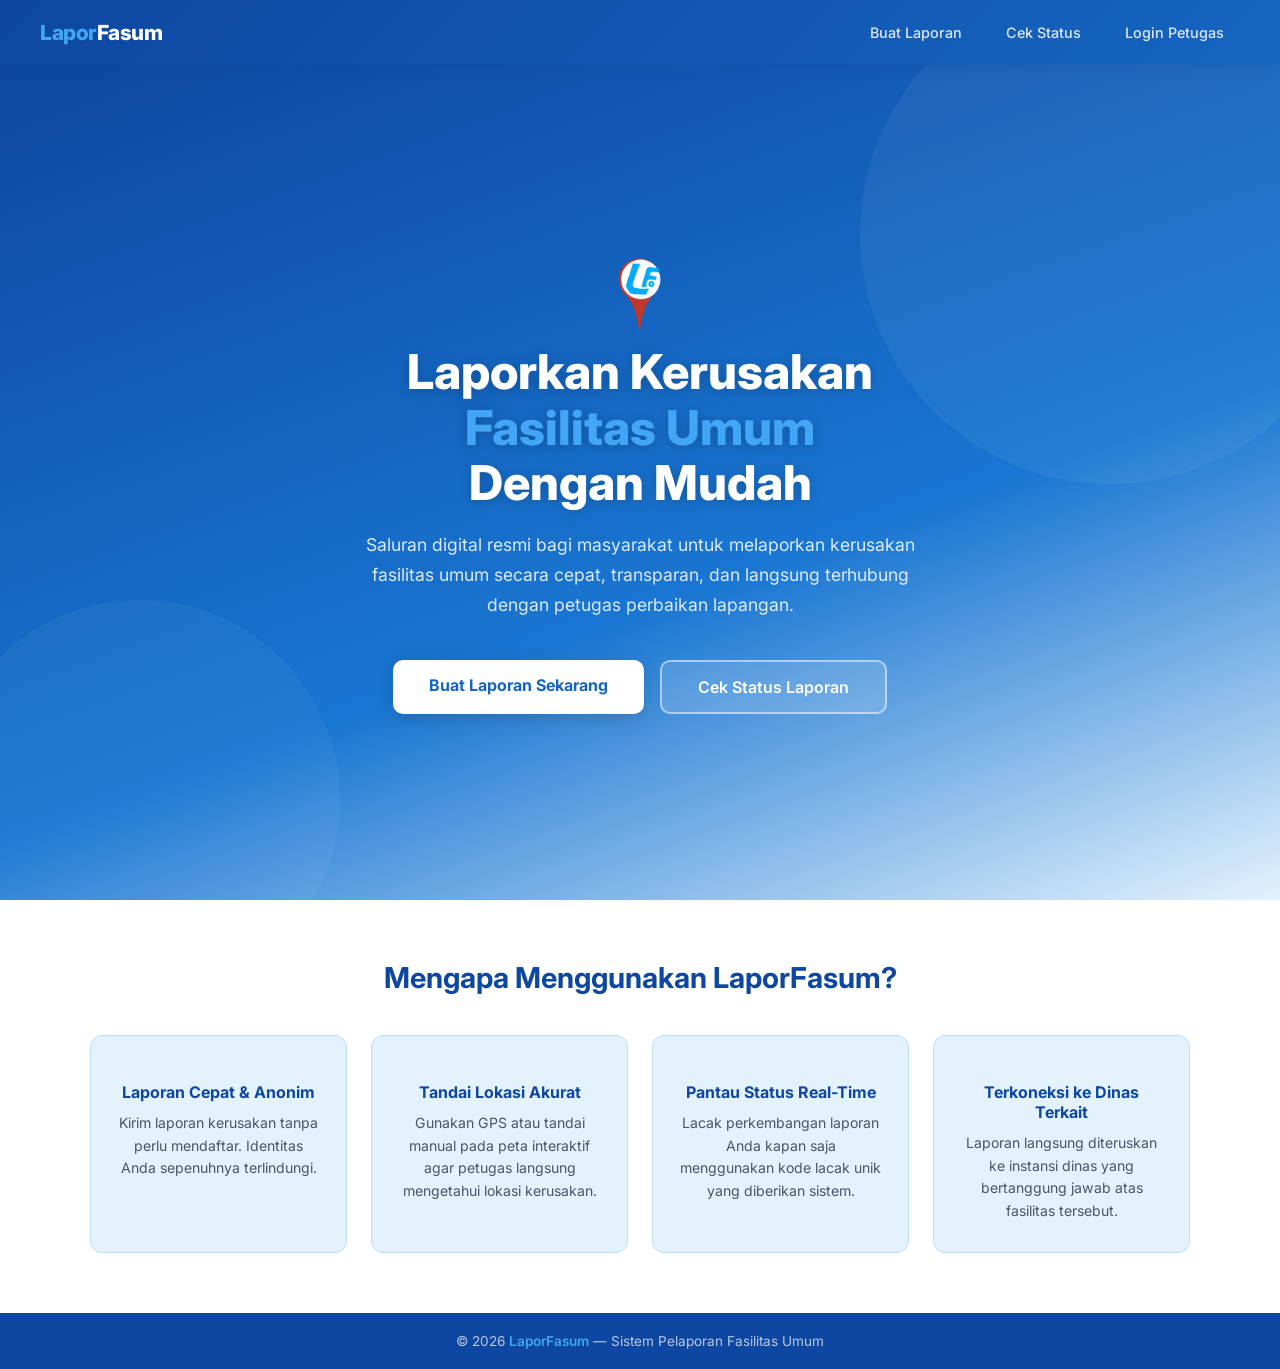
<file: index.html>
<!DOCTYPE html>
<html lang="id">

<head>
    <meta charset="UTF-8">
    <meta name="viewport" content="width=device-width, initial-scale=1.0">
    <meta name="description"
        content="LaporFasum - Platform digital pelaporan kerusakan fasilitas umum yang cepat, transparan, dan terpercaya.">
    <title>LaporFasum – Sistem Pelaporan Fasilitas Umum</title>
    <link rel="stylesheet" href="assets/css/style.css">
</head>

<body>

    <!-- NAVBAR -->
    <nav class="site-navbar">
        <a href="index.html" class="brand"><span class="brand-lapor">Lapor</span><span
                class="brand-fasum">Fasum</span></a>
        <nav>
            <a href="lapor.php">Buat Laporan</a>
            <a href="cek_status.php">Cek Status</a>
            <a href="login.html">Login Petugas</a>
        </nav>
    </nav>

    <!-- HERO -->
    <section class="hero-section">
        <div class="hero-content">
            <img src="assets/logo/logoLF.png" alt="Logo LaporFasum" style="width:90px; height:90px;">
            <h1>Laporkan Kerusakan<br><span>Fasilitas Umum</span><br>Dengan Mudah</h1>
            <p>Saluran digital resmi bagi masyarakat untuk melaporkan kerusakan fasilitas umum secara cepat, transparan,
                dan langsung terhubung dengan petugas perbaikan lapangan.</p>
            <div class="hero-actions">
                <a href="lapor.php" class="btn-hero-primary">Buat Laporan Sekarang</a>
                <a href="cek_status.php" class="btn-hero-secondary">Cek Status Laporan</a>
            </div>
        </div>
    </section>

    <!-- FITUR -->
    <section class="features-section">
        <h2>Mengapa Menggunakan LaporFasum?</h2>
        <div class="feature-grid">
            <div class="feature-card">
                <div class="feature-icon"></div>
                <h3>Laporan Cepat & Anonim</h3>
                <p>Kirim laporan kerusakan tanpa perlu mendaftar. Identitas Anda sepenuhnya terlindungi.</p>
            </div>
            <div class="feature-card">
                <div class="feature-icon"></div>
                <h3>Tandai Lokasi Akurat</h3>
                <p>Gunakan GPS atau tandai manual pada peta interaktif agar petugas langsung mengetahui lokasi
                    kerusakan.</p>
            </div>
            <div class="feature-card">
                <div class="feature-icon"></div>
                <h3>Pantau Status Real-Time</h3>
                <p>Lacak perkembangan laporan Anda kapan saja menggunakan kode lacak unik yang diberikan sistem.</p>
            </div>
            <div class="feature-card">
                <div class="feature-icon"></div>
                <h3>Terkoneksi ke Dinas Terkait</h3>
                <p>Laporan langsung diteruskan ke instansi dinas yang bertanggung jawab atas fasilitas tersebut.</p>
            </div>
        </div>
    </section>

    <!-- FOOTER -->
    <footer class="site-footer">
        &copy; 2026 <span>LaporFasum</span> &mdash; Sistem Pelaporan Fasilitas Umum
    </footer>

</body>

</html>
</file>
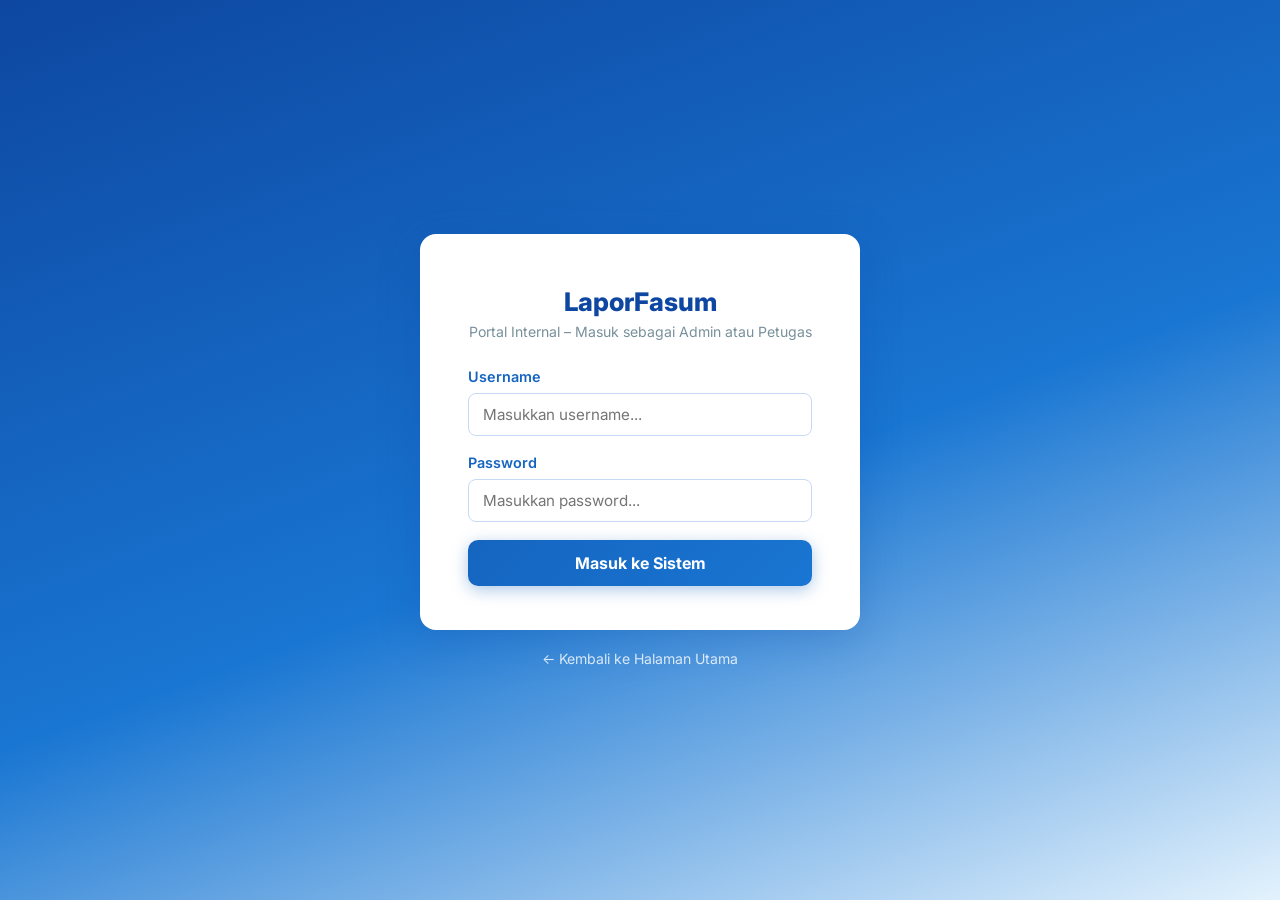
<file: login.html>
<!DOCTYPE html>
<html lang="id">
<head>
    <meta charset="UTF-8">
    <meta name="viewport" content="width=device-width, initial-scale=1.0">
    <title>Login – Portal Internal LaporFasum</title>
    <link rel="stylesheet" href="assets/css/style.css">
    <style>
        body {
            min-height: 100vh;
            background: linear-gradient(160deg, #0d47a1 0%, #1976d2 55%, #e3f2fd 100%);
            display: flex;
            flex-direction: column;
            align-items: center;
            justify-content: center;
            padding: 20px;
        }
        .login-card {
            background: #fff;
            border-radius: 16px;
            box-shadow: 0 8px 40px rgba(13,71,161,0.25);
            padding: 44px 48px;
            width: 100%;
            max-width: 440px;
        }
        .login-logo {
            text-align: center;
            margin-bottom: 28px;
        }
        .login-logo .icon { font-size: 2.8rem; display: block; margin-bottom: 8px; }
        .login-logo h1 { font-size: 1.6rem; font-weight: 800; color: #0d47a1; margin: 0; }
        .login-logo p { font-size: 0.88rem; color: #78909c; margin-top: 6px; }
        .login-card label { color: #1565c0; font-weight: 600; font-size: 0.9rem; }
        .login-card input {
            border: 1.5px solid #c7d9f5;
            border-radius: 8px;
            padding: 11px 14px;
            font-size: 0.95rem;
            width: 100%;
            box-sizing: border-box;
            transition: border-color 0.2s, box-shadow 0.2s;
            margin-bottom: 18px;
        }
        .login-card input:focus {
            outline: none;
            border-color: #1976d2;
            box-shadow: 0 0 0 3px rgba(25,118,210,0.12);
        }
        .btn-login {
            width: 100%;
            padding: 13px;
            background: linear-gradient(135deg, #1565c0, #1976d2);
            color: #fff;
            font-weight: 700;
            font-size: 1rem;
            border: none;
            border-radius: 10px;
            cursor: pointer;
            transition: all 0.25s;
            box-shadow: 0 4px 16px rgba(21,101,192,0.35);
        }
        .btn-login:hover { filter: brightness(1.08); transform: translateY(-1px); box-shadow: 0 6px 22px rgba(21,101,192,0.45); }
        .back-to-home { display: block; text-align: center; margin-top: 20px; color: rgba(255,255,255,0.8); font-size: 0.88rem; text-decoration: none; }
        .back-to-home:hover { color: #fff; text-decoration: underline; }
    </style>
</head>
<body>

    <div class="login-card">
        <div class="login-logo">
            <span class="icon"></span>
            <h1>LaporFasum</h1>
            <p>Portal Internal – Masuk sebagai Admin atau Petugas</p>
        </div>

        <form action="proses_login.php" method="POST">
            <label for="username">Username</label>
            <input type="text" id="username" name="username" placeholder="Masukkan username..." required>

            <label for="password">Password</label>
            <input type="password" id="password" name="password" placeholder="Masukkan password..." required>

            <button type="submit" class="btn-login">Masuk ke Sistem</button>
        </form>
    </div>

    <a href="index.html" class="back-to-home">← Kembali ke Halaman Utama</a>

</body>
</html>
</file>
<file: assets/css/style.css>
@import url('https://fonts.googleapis.com/css2?family=Inter:wght@400;500;600;700;800&display=swap');

* {
    margin: 0;
    padding: 0;
    box-sizing: border-box;
    font-family: 'Inter', 'Segoe UI', sans-serif;
}

:root {
    --blue-dark: #0d47a1;
    --blue-main: #1565c0;
    --blue-mid: #1976d2;
    --blue-light: #42a5f5;
    --blue-pale: #e3f2fd;
    --blue-bg: #f0f6ff;
    --white: #ffffff;
    --gray-text: #4a5568;
    --gray-light: #edf2f7;
    --shadow-sm: 0 2px 8px rgba(21, 101, 192, 0.10);
    --shadow-md: 0 4px 20px rgba(21, 101, 192, 0.15);
    --radius: 12px;
}

html,
body {
    min-height: 100vh;
    background: var(--blue-bg);
    color: var(--gray-text);
}

/* ============ FULL-SCREEN LAYOUT ============ */
body {
    display: flex;
    flex-direction: column;
    align-items: stretch;
    padding: 0;
}

/* ============ SITE NAVBAR ============ */
.site-navbar {
    width: 100%;
    background: linear-gradient(135deg, var(--blue-dark) 0%, var(--blue-main) 100%);
    padding: 0 40px;
    display: flex;
    align-items: center;
    justify-content: space-between;
    height: 64px;
    position: sticky;
    top: 0;
    z-index: 100;
    box-shadow: 0 2px 12px rgba(13, 71, 161, 0.25);
}

.site-navbar .brand {
    font-size: 1.3rem;
    font-weight: 800;
    color: #fff;
    text-decoration: none;
    letter-spacing: -0.5px;
}
.site-navbar .brand .brand-lapor {
    color: var(--blue-light);
}

.site-navbar .brand .brand-fasum {
    color: #ffffff;
}
.site-navbar nav {
    display: flex;
    gap: 12px;
    align-items: center;
}

.site-navbar nav a {
    color: rgba(255, 255, 255, 0.85);
    text-decoration: none;
    font-size: 0.9rem;
    font-weight: 500;
    padding: 8px 16px;
    border-radius: 8px;
    transition: all 0.2s;
}

.site-navbar nav a:hover {
    background: rgba(255, 255, 255, 0.15);
    color: #fff;
}

.site-navbar nav a.active {
    background: rgba(255, 255, 255, 0.2);
    color: #fff;
}

/* ============ HERO SECTION (index.html) ============ */
.hero-section {
    width: 100%;
    min-height: calc(100vh - 64px);
    background: linear-gradient(160deg, var(--blue-dark) 0%, var(--blue-mid) 60%, #e3f2fd 100%);
    display: flex;
    align-items: center;
    justify-content: center;
    padding: 60px 40px;
    position: relative;
    overflow: hidden;
}

.hero-section::before {
    content: '';
    position: absolute;
    top: -80px;
    right: -80px;
    width: 500px;
    height: 500px;
    border-radius: 50%;
    background: rgba(255, 255, 255, 0.05);
}

.hero-section::after {
    content: '';
    position: absolute;
    bottom: -100px;
    left: -60px;
    width: 400px;
    height: 400px;
    border-radius: 50%;
    background: rgba(255, 255, 255, 0.04);
}

.hero-content {
    max-width: 800px;
    text-align: center;
    position: relative;
    z-index: 2;
}

.hero-badge {
    display: inline-block;
    background: rgba(255, 255, 255, 0.18);
    color: #fff;
    font-size: 0.8rem;
    font-weight: 600;
    padding: 6px 18px;
    border-radius: 20px;
    margin-bottom: 24px;
    letter-spacing: 1px;
    text-transform: uppercase;
    border: 1px solid rgba(255, 255, 255, 0.3);
}

.hero-content h1 {
    font-size: 3rem;
    font-weight: 800;
    color: #fff;
    line-height: 1.15;
    margin-bottom: 20px;
    text-shadow: 0 2px 12px rgba(0, 0, 0, 0.2);
}

.hero-content h1 span {
    color: var(--blue-light);
}

.hero-content p {
    font-size: 1.1rem;
    color: rgba(255, 255, 255, 0.85);
    line-height: 1.7;
    margin-bottom: 40px;
    max-width: 600px;
    margin-left: auto;
    margin-right: auto;
}

.hero-actions {
    display: flex;
    gap: 16px;
    justify-content: center;
    flex-wrap: wrap;
}

.btn-hero-primary {
    background: #fff;
    color: var(--blue-main);
    padding: 15px 36px;
    border-radius: 10px;
    font-weight: 700;
    font-size: 1rem;
    text-decoration: none;
    transition: all 0.3s;
    box-shadow: 0 4px 20px rgba(0, 0, 0, 0.15);
}

.btn-hero-primary:hover {
    transform: translateY(-2px);
    box-shadow: 0 8px 30px rgba(0, 0, 0, 0.2);
    background: var(--blue-pale);
}

.btn-hero-secondary {
    background: rgba(255, 255, 255, 0.15);
    color: #fff;
    padding: 15px 36px;
    border-radius: 10px;
    font-weight: 600;
    font-size: 1rem;
    text-decoration: none;
    border: 2px solid rgba(255, 255, 255, 0.5);
    transition: all 0.3s;
}

.btn-hero-secondary:hover {
    background: rgba(255, 255, 255, 0.25);
    transform: translateY(-2px);
}

/* ============ FEATURE CARDS ============ */
.features-section {
    width: 100%;
    padding: 60px 40px;
    background: var(--white);
}

.features-section h2 {
    text-align: center;
    font-size: 1.8rem;
    font-weight: 700;
    color: var(--blue-dark);
    margin-bottom: 40px;
}

.feature-grid {
    display: grid;
    grid-template-columns: repeat(auto-fit, minmax(250px, 1fr));
    gap: 24px;
    max-width: 1100px;
    margin: 0 auto;
}

.feature-card {
    background: var(--blue-pale);
    border-radius: var(--radius);
    padding: 30px 24px;
    text-align: center;
    border: 1px solid #bbdefb;
    transition: transform 0.3s, box-shadow 0.3s;
}

.feature-card:hover {
    transform: translateY(-4px);
    box-shadow: var(--shadow-md);
}

.feature-icon {
    font-size: 2.5rem;
    margin-bottom: 16px;
}

.feature-card h3 {
    font-size: 1rem;
    font-weight: 700;
    color: var(--blue-dark);
    margin-bottom: 10px;
}

.feature-card p {
    font-size: 0.88rem;
    color: var(--gray-text);
    line-height: 1.6;
}

/* ============ PAGE WRAPPER (non-hero pages) ============ */
.page-wrapper {
    width: 100%;
    min-height: 100vh;
    background: var(--blue-bg);
    display: flex;
    flex-direction: column;
}

.page-header {
    width: 100%;
    background: linear-gradient(135deg, var(--blue-dark), var(--blue-mid));
    padding: 40px;
    color: #fff;
}

.page-header h1 {
    font-size: 1.8rem;
    font-weight: 800;
    color: #fff;
    margin-bottom: 6px;
}

.page-header p {
    font-size: 0.9rem;
    color: rgba(255, 255, 255, 0.8);
    margin: 0;
}

.page-body {
    width: 100%;
    flex: 1;
    padding: 40px;
    max-width: 1200px;
    margin: 0 auto;
}

.page-body-narrow {
    max-width: 800px;
    margin: 0 auto;
    width: 100%;
    padding: 40px;
}

/* ============ CARDS ============ */
.card {
    background: var(--white);
    border-radius: var(--radius);
    box-shadow: var(--shadow-sm);
    border: 1px solid #dbeafe;
    padding: 28px;
    margin-bottom: 24px;
}

.card-title {
    font-size: 1rem;
    font-weight: 700;
    color: var(--blue-dark);
    border-bottom: 2px solid var(--blue-pale);
    padding-bottom: 12px;
    margin-bottom: 20px;
}

/* ============ CONTAINER (LEGACY — kept for compat) ============ */
.container {
    background: var(--white);
    border-radius: var(--radius);
    box-shadow: var(--shadow-md);
    border: 1px solid #dbeafe;
    width: 100%;
    max-width: 100%;
    padding: 36px;
    margin: 30px auto;
}

.admin-container {
    max-width: 1100px;
}

.admin-detail-container {
    max-width: 900px;
}

.petugas-container {
    max-width: 900px;
}

/* Pages that still use body flex-center */
body.page-centered {
    display: flex;
    justify-content: center;
    align-items: flex-start;
    padding: 40px 20px;
    background: var(--blue-bg);
}

/* ============ FORM ============ */
.form-group {
    margin-bottom: 22px;
    text-align: left;
}

label {
    display: block;
    margin-bottom: 8px;
    font-weight: 600;
    color: var(--blue-dark);
    font-size: 0.9rem;
}

input[type="text"],
input[type="password"],
input[type="file"],
textarea,
select {
    width: 100%;
    padding: 11px 14px;
    border: 1.5px solid #c7d9f5;
    border-radius: 8px;
    font-family: inherit;
    font-size: 0.95rem;
    margin-bottom: 4px;
    box-sizing: border-box;
    background: var(--white);
    color: var(--gray-text);
    transition: border-color 0.2s, box-shadow 0.2s;
}

input[type="text"]:focus,
input[type="password"]:focus,
textarea:focus,
select:focus {
    outline: none;
    border-color: var(--blue-mid);
    box-shadow: 0 0 0 3px rgba(25, 118, 210, 0.12);
}

textarea {
    resize: vertical;
}

/* ============ BUTTONS ============ */
.btn {
    display: inline-block;
    background: linear-gradient(135deg, var(--blue-main), var(--blue-mid));
    color: #fff;
    padding: 12px 28px;
    text-decoration: none;
    border-radius: 8px;
    font-weight: 700;
    font-size: 0.95rem;
    margin-top: 10px;
    transition: all 0.25s;
    border: none;
    cursor: pointer;
    width: 100%;
    text-align: center;
    box-shadow: 0 4px 14px rgba(21, 101, 192, 0.3);
}

.btn:hover {
    transform: translateY(-1px);
    box-shadow: 0 6px 20px rgba(21, 101, 192, 0.4);
    filter: brightness(1.07);
}

.btn-logout {
    background: #e74c3c;
    color: white;
    padding: 8px 16px;
    text-decoration: none;
    border-radius: 8px;
    font-size: 0.88rem;
    font-weight: 600;
    transition: all 0.2s;
}

.btn-logout:hover {
    background: #c0392b;
}

.btn-detail {
    background: var(--blue-main);
    padding: 7px 14px;
    font-size: 0.85rem;
    color: white;
    text-decoration: none;
    border-radius: 7px;
    display: inline-block;
    text-align: center;
    font-weight: 600;
    transition: all 0.2s;
}

.btn-detail:hover {
    background: var(--blue-dark);
}

.btn-hapus {
    background: #e74c3c;
    color: white;
    padding: 6px 12px;
    border-radius: 7px;
    text-decoration: none;
    font-size: 0.82rem;
    font-weight: 700;
    margin-left: 6px;
    transition: all 0.2s;
}

.btn-hapus:hover {
    background: #c0392b;
}

.btn-map {
    background: #f39c12;
    color: white;
    padding: 7px 14px;
    border-radius: 7px;
    text-decoration: none;
    font-size: 0.85rem;
    display: inline-block;
    margin-top: 8px;
    margin-bottom: 10px;
    font-weight: 600;
    transition: all 0.2s;
}

.btn-map:hover {
    background: #d35400;
}

.btn-terima,
.btn-selesai {
    background: linear-gradient(135deg, #2ecc71, #27ae60);
    color: white;
    width: 100%;
    border: none;
    cursor: pointer;
    padding: 12px;
    border-radius: 8px;
    font-weight: 700;
    margin-top: 10px;
    transition: all 0.2s;
    box-shadow: 0 4px 12px rgba(46, 204, 113, 0.3);
}

.btn-terima:hover,
.btn-selesai:hover {
    filter: brightness(1.08);
    transform: translateY(-1px);
}

.btn-tolak {
    background: linear-gradient(135deg, #e74c3c, #c0392b);
    color: white;
    width: 100%;
    border: none;
    cursor: pointer;
    padding: 12px;
    border-radius: 8px;
    font-weight: 700;
    margin-top: 10px;
    transition: all 0.2s;
}

.btn-tolak:hover {
    filter: brightness(1.08);
    transform: translateY(-1px);
}

.btn-update {
    background: linear-gradient(135deg, var(--blue-mid), var(--blue-main));
    color: white;
    width: 100%;
    border: none;
    cursor: pointer;
    padding: 11px;
    border-radius: 8px;
    font-weight: 700;
    margin-top: 10px;
    transition: all 0.2s;
}

.btn-update:hover {
    filter: brightness(1.08);
}

.btn-kembali,
.back-link {
    display: inline-block;
    background: var(--gray-light);
    color: #555;
    margin-top: 20px;
    padding: 10px 22px;
    text-decoration: none;
    border-radius: 8px;
    font-weight: 600;
    font-size: 0.9rem;
    transition: all 0.2s;
    border: 1px solid #ddd;
}

.btn-kembali:hover,
.back-link:hover {
    background: #d1d5db;
    text-decoration: none;
}

.btn-notif {
    background: #f39c12;
    color: white;
    border: none;
    padding: 8px 16px;
    border-radius: 8px;
    cursor: pointer;
    font-weight: 700;
    margin-right: 10px;
    font-size: 0.88rem;
    transition: all 0.2s;
}

.btn-notif:hover {
    background: #e67e22;
}

.btn-group {
    display: flex;
    gap: 15px;
    margin-top: 15px;
}

.btn-group .btn-tolak,
.btn-group .btn-terima,
.btn-group .btn-update {
    flex: 1;
    width: auto;
    margin-top: 0;
}

.btn-gps {
    background: linear-gradient(135deg, #2ecc71, #27ae60);
    color: white;
    padding: 11px 15px;
    border: none;
    border-radius: 8px;
    cursor: pointer;
    margin-bottom: 12px;
    width: 100%;
    font-weight: 700;
    font-size: 0.95rem;
    transition: all 0.2s;
}

.btn-gps:hover {
    filter: brightness(1.08);
}

/* ============ HEADER BAR (admin/petugas pages) ============ */
.header-admin,
.header-petugas {
    display: flex;
    justify-content: space-between;
    align-items: center;
    border-bottom: 2px solid var(--blue-pale);
    padding-bottom: 18px;
    margin-bottom: 24px;
    flex-wrap: wrap;
    gap: 12px;
}

.header-admin h1,
.header-petugas h1 {
    color: var(--blue-dark);
    font-size: 1.5rem;
}

/* ============ TABLE ============ */
table {
    width: 100%;
    border-collapse: collapse;
    margin-top: 8px;
}

th,
td {
    padding: 13px 14px;
    text-align: left;
    border-bottom: 1px solid #dbeafe;
    font-size: 0.9rem;
}

th {
    background: var(--blue-pale);
    color: var(--blue-dark);
    font-weight: 700;
    font-size: 0.85rem;
    text-transform: uppercase;
    letter-spacing: 0.4px;
}

tr:hover td {
    background: #f0f6ff;
}

/* ============ BADGE ============ */
.badge,
.badge-kuning,
.badge-biru,
.badge-oranye,
.badge-hijau,
.badge-merah {
    padding: 5px 13px;
    border-radius: 20px;
    color: white;
    font-size: 0.8em;
    font-weight: 700;
    display: inline-block;
    white-space: nowrap;
}

.badge-kuning {
    background: #f1c40f;
    color: #333;
}

.badge-biru {
    background: var(--blue-mid);
}

.badge-oranye {
    background: #e67e22;
}

.badge-hijau {
    background: #2ecc71;
}

.badge-merah {
    background: #e74c3c;
}

/* ============ DETAIL BOX ============ */
.detail-box,
.task-card {
    background: var(--white);
    padding: 24px;
    border-radius: var(--radius);
    border: 1px solid #dbeafe;
    text-align: left;
    margin-bottom: 24px;
    box-shadow: var(--shadow-sm);
}

.detail-item {
    margin-bottom: 16px;
}

.detail-item strong {
    display: block;
    color: var(--blue-dark);
    margin-bottom: 4px;
    font-size: 0.85rem;
    text-transform: uppercase;
    letter-spacing: 0.4px;
}

.action-box {
    background: var(--white);
    padding: 24px;
    border-radius: var(--radius);
    border: 2px dashed var(--blue-mid);
    text-align: left;
    margin-bottom: 20px;
    box-shadow: var(--shadow-sm);
}

.proof-section {
    background: var(--blue-pale);
    padding: 16px;
    border-radius: 8px;
    border: 1px dashed var(--blue-mid);
    margin-top: 15px;
}

.section-title {
    text-align: left;
    margin-bottom: 15px;
    color: var(--blue-dark);
    border-left: 4px solid var(--blue-mid);
    padding-left: 10px;
    font-weight: 700;
}

/* ============ FOTO ============ */
.foto-laporan {
    max-width: 100%;
    height: auto;
    border-radius: 8px;
    margin-top: 10px;
    border: 2px solid #dbeafe;
}

.foto-grid {
    display: grid;
    grid-template-columns: 1fr 1fr;
    gap: 20px;
    margin-top: 15px;
}

.foto-box {
    background: var(--blue-pale);
    padding: 15px;
    border-radius: 8px;
    border: 1px dashed #90caf9;
    text-align: center;
}

.foto-box span {
    display: block;
    font-weight: 700;
    margin-bottom: 10px;
    color: var(--blue-dark);
    font-size: 0.85rem;
}

/* ============ MODAL ============ */
.modal {
    display: none;
    position: fixed;
    z-index: 1000;
    left: 0;
    top: 0;
    width: 100%;
    height: 100%;
    background: rgba(0, 0, 0, 0.55);
}

.modal-content {
    background: var(--white);
    margin: 8vh auto;
    padding: 28px;
    border-radius: var(--radius);
    width: 90%;
    max-width: 520px;
    max-height: 78vh;
    overflow-y: auto;
    box-shadow: 0 8px 40px rgba(13, 71, 161, 0.25);
}

.close-btn {
    float: right;
    font-size: 24px;
    font-weight: bold;
    cursor: pointer;
    color: #aaa;
    margin-top: -8px;
    margin-right: -5px;
}

.close-btn:hover {
    color: #e74c3c;
}

/* ============ NOTIF ============ */
.notif-item {
    border-bottom: 1px solid var(--blue-pale);
    padding: 14px 0;
    text-align: left;
}

.notif-item:last-child {
    border-bottom: none;
}

.notif-time {
    font-size: 0.78em;
    color: #90a4ae;
    display: block;
    margin-bottom: 4px;
}

.notif-title {
    color: var(--blue-dark);
    font-weight: 700;
    font-size: 0.9rem;
}

.notif-msg {
    color: #e74c3c;
    font-style: italic;
    margin-top: 5px;
    margin-bottom: 0;
    font-size: 0.9em;
}

/* ============ PROFILE ============ */
.foto-profil-kecil {
    width: 48px;
    height: 48px;
    border-radius: 50%;
    object-fit: cover;
    border: 2px solid var(--blue-light);
}

.text-username {
    color: #7f8c8d;
    font-size: 0.85em;
    font-family: monospace;
}

.role-badge {
    font-size: 0.75em;
    padding: 2px 9px;
    border-radius: 10px;
    text-transform: uppercase;
    font-weight: 700;
}

.role-admin {
    background: #ebf5ff;
    color: #1565c0;
    border: 1px solid #1565c0;
}

.role-petugas {
    background: #f0fdf4;
    color: #16a34a;
    border: 1px solid #16a34a;
}

.profil-wrapper {
    background: var(--white);
    border: 1px solid #dbeafe;
    border-radius: var(--radius);
    padding: 30px;
    margin-bottom: 25px;
    box-shadow: var(--shadow-sm);
}

.profil-header {
    text-align: center;
    border-bottom: 2px dashed var(--blue-pale);
    padding-bottom: 25px;
    margin-bottom: 25px;
}

.bingkai-foto {
    width: 160px;
    height: 160px;
    margin: 0 auto 15px;
    border-radius: 50%;
    padding: 5px;
    border: 4px solid var(--blue-mid);
    background: var(--blue-pale);
}

.foto-profil-presisi {
    width: 100%;
    height: 100%;
    border-radius: 50%;
    object-fit: cover;
    display: block;
}

.profil-nama {
    font-size: 1.6em;
    color: var(--blue-dark);
    margin-bottom: 8px;
    margin-top: 0;
    font-weight: 800;
}

.info-grid-2 {
    display: grid;
    grid-template-columns: 1fr 1fr;
    gap: 15px;
}

.info-box {
    background: var(--blue-pale);
    padding: 15px;
    border-radius: 8px;
    border: 1px solid #bbdefb;
    text-align: left;
}

.info-label {
    display: block;
    font-size: 0.82em;
    color: #546e7a;
    margin-bottom: 5px;
    text-transform: uppercase;
    letter-spacing: 0.5px;
    font-weight: 600;
}

.info-value {
    font-size: 1.05em;
    font-weight: 700;
    color: var(--blue-dark);
}

.stat-container {
    display: flex;
    gap: 15px;
    margin-top: 15px;
}

.stat-card {
    flex: 1;
    background: var(--blue-pale);
    border: 1px solid #bbdefb;
    padding: 20px 15px;
    border-radius: 8px;
    text-align: center;
}

.stat-angka {
    display: block;
    font-size: 2em;
    font-weight: 800;
    color: var(--blue-main);
    line-height: 1;
    margin-bottom: 5px;
}

.stat-teks {
    font-size: 0.82em;
    font-weight: 700;
    color: #546e7a;
    text-transform: uppercase;
    letter-spacing: 0.5px;
}

.profile-card {
    text-align: center;
    padding: 30px;
}

.foto-profil-besar {
    width: 150px;
    height: 150px;
    border-radius: 50%;
    object-fit: cover;
    border: 4px solid var(--blue-mid);
    margin-bottom: 20px;
}

.info-grid {
    display: grid;
    grid-template-columns: 1fr 1fr;
    gap: 20px;
    margin-top: 20px;
    text-align: left;
}

.stat-box {
    background: var(--blue-pale);
    padding: 15px;
    border-radius: 8px;
    text-align: center;
    border: 1px solid #bbdefb;
}

.stat-num {
    font-size: 1.5em;
    font-weight: 800;
    color: var(--blue-dark);
    display: block;
}

.stat-label {
    font-size: 0.85em;
    color: #7f8c8d;
}

.table-pengajuan {
    width: 100%;
    border-collapse: collapse;
    margin-bottom: 15px;
    font-size: 0.93em;
}

.table-pengajuan th,
.table-pengajuan td {
    padding: 10px;
    border: 1px solid #dbeafe;
    text-align: left;
}

.table-pengajuan th {
    background: var(--blue-pale);
    color: var(--blue-dark);
    font-weight: 700;
}

.form-section {
    text-align: left;
    margin-bottom: 30px;
    padding: 22px;
    border: 1px solid #dbeafe;
    border-radius: var(--radius);
    background: var(--white);
}

.info-pending {
    background: #fff9db;
    padding: 15px;
    border-radius: 8px;
    font-size: 0.9em;
    color: #856404;
    margin-bottom: 20px;
    border: 1px solid #ffeeba;
}

.foto-preview {
    width: 90px;
    height: 90px;
    border-radius: 50%;
    object-fit: cover;
    border: 3px solid var(--blue-mid);
}

.flex-upload {
    display: flex;
    align-items: center;
    gap: 20px;
}

/* ============ MAP ============ */
#map {
    height: 300px;
    width: 100%;
    border-radius: 8px;
    margin-bottom: 12px;
    border: 2px solid #c7d9f5;
    z-index: 1;
}

.koordinat-box {
    display: flex;
    gap: 10px;
    margin-bottom: 10px;
}

.koordinat-box input {
    background: #e8f0fe;
    cursor: not-allowed;
    width: 50%;
    padding: 10px;
    border: 1.5px solid #c7d9f5;
    border-radius: 8px;
}

/* ============ CEK STATUS ============ */
.cek-status-wrapper {
    width: 100%;
    max-width: 720px;
    margin: 40px auto;
    padding: 0 20px;
}

/* ============ FOOTER ============ */
.site-footer {
    width: 100%;
    background: var(--blue-dark);
    color: rgba(255, 255, 255, 0.7);
    text-align: center;
    padding: 20px 40px;
    font-size: 0.85rem;
    margin-top: auto;
}

.site-footer span {
    color: var(--blue-light);
    font-weight: 600;
}

/* ============ TOOLBAR SEARCH / FILTER / SORT ============ */
.table-toolbar {
    display: flex;
    flex-wrap: wrap;
    gap: 10px;
    align-items: center;
    margin-bottom: 18px;
}

.table-toolbar .toolbar-search {
    flex: 1;
    min-width: 180px;
    position: relative;
}

.table-toolbar .toolbar-search input {
    width: 100%;
    padding: 9px 14px 9px 38px;
    border: 1.5px solid #c7d9f5;
    border-radius: 8px;
    font-size: 0.9rem;
    background: var(--white);
    color: var(--gray-text);
    transition: border-color 0.2s, box-shadow 0.2s;
    margin-bottom: 0;
}

.table-toolbar .toolbar-search input:focus {
    outline: none;
    border-color: var(--blue-mid);
    box-shadow: 0 0 0 3px rgba(25, 118, 210, 0.12);
}

.table-toolbar .toolbar-search .search-icon {
    position: absolute;
    left: 12px;
    top: 50%;
    transform: translateY(-50%);
    font-size: 0.95rem;
    color: #90a4ae;
    pointer-events: none;
}

.table-toolbar select.toolbar-select {
    padding: 9px 14px;
    border: 1.5px solid #c7d9f5;
    border-radius: 8px;
    font-size: 0.9rem;
    background: var(--white);
    color: var(--gray-text);
    cursor: pointer;
    min-width: 150px;
    transition: border-color 0.2s, box-shadow 0.2s;
    margin-bottom: 0;
    width: auto;
}

.table-toolbar select.toolbar-select:focus {
    outline: none;
    border-color: var(--blue-mid);
    box-shadow: 0 0 0 3px rgba(25, 118, 210, 0.12);
}

.toolbar-empty-msg {
    text-align: center;
    padding: 28px;
    color: #90a4ae;
    font-size: 0.92rem;
    display: none;
}

/* ============ RESPONSIVE ============ */
@media (max-width: 768px) {
    .hero-content h1 {
        font-size: 2rem;
    }

    .page-body,
    .page-body-narrow {
        padding: 24px 16px;
    }

    .features-section {
        padding: 40px 16px;
    }

    .site-navbar {
        padding: 0 16px;
    }

    .container {
        padding: 20px 16px;
        margin: 16px;
    }
}

@media (max-width: 600px) {
    .foto-grid {
        grid-template-columns: 1fr;
    }

    .btn-group {
        flex-direction: column;
        gap: 10px;
    }

    .header-admin,
    .header-petugas {
        flex-direction: column;
        text-align: center;
        gap: 12px;
    }

    .info-grid-2,
    .info-grid,
    .stat-container {
        grid-template-columns: 1fr;
        flex-direction: column;
    }

    .hero-content h1 {
        font-size: 1.7rem;
    }

    .hero-actions {
        flex-direction: column;
        align-items: center;
    }
}

/* ============ LINK NOTIFIKASI ============ */
.notif-item-link {
    display: block;
    text-decoration: none;
    border-bottom: 1px solid var(--gray-light);
    padding: 14px 24px;
    transition: background-color 0.2s;
    color: inherit;
}

.notif-item-link:hover {
    background-color: var(--blue-bg);
}

.notif-item-link.unread {
    background-color: #f0fdf4;
    border-left: 4px solid #2ecc71;
}

.notif-item-link.unread .notif-title {
    color: #16a34a;
}

.notif-item-link:last-child {
    border-bottom: none;
}

/* ============ TOMBOL HAPUS NOTIFIKASI ============ */
.notif-header-actions {
    display: flex;
    align-items: center;
    gap: 12px;
}

.btn-bersihkan-notif {
    background: #fef2f2;
    color: #e74c3c;
    border: 1px solid #fecaca;
    padding: 6px 12px;
    border-radius: 6px;
    font-size: 0.8rem;
    font-weight: 700;
    cursor: pointer;
    transition: all 0.2s;
}

.btn-bersihkan-notif:hover {
    background: #fee2e2;
    border-color: #f87171;
}

.notif-wrapper {
    position: relative;
    border-bottom: 1px solid var(--gray-light);
}

.notif-wrapper:last-child {
    border-bottom: none;
}

.notif-item-link {
    border-bottom: none !important;
    padding-right: 45px !important;
    /* Memberi ruang agar teks tidak tertimpa tombol silang */
}

.btn-hapus-notif-single {
    position: absolute;
    right: 16px;
    top: 50%;
    transform: translateY(-50%);
    background: #fff;
    border: 1px solid #fecaca;
    color: #e74c3c;
    font-size: 1.1rem;
    cursor: pointer;
    transition: all 0.2s;
    line-height: 1;
    padding: 3px 6px;
    border-radius: 5px;
    z-index: 2;
}

.btn-hapus-notif-single:hover {
    background: #e74c3c;
    color: #fff;
}

/*petugas_detail.php*/
.info-grid-detail {
    display: grid;
    grid-template-columns: 1fr 1fr;
    gap: 10px 20px;
}
.info-grid-detail .full-width { grid-column: 1 / -1; }
.info-row {
    background: var(--blue-pale);
    border: 1px solid #dbeafe;
    border-radius: 8px;
    padding: 10px 14px;
}
.info-row strong {
    display: block;
    font-size: 0.75rem;
    text-transform: uppercase;
    letter-spacing: 0.5px;
    color: var(--blue-dark);
    margin-bottom: 3px;
}
.info-row span { font-size: 0.92rem; color: var(--gray-text); }
.compact-detail-box {
    background: var(--white);
    border-radius: var(--radius);
    border: 1px solid #dbeafe;
    padding: 16px 18px;
    margin-bottom: 14px;
    box-shadow: var(--shadow-sm);
}
.compact-action-box {
    background: var(--white);
    border-radius: var(--radius);
    border: 2px dashed var(--blue-mid);
    padding: 16px 18px;
    margin-bottom: 14px;
    box-shadow: var(--shadow-sm);
}
.compact-action-box h2 { margin: 0 0 12px; font-size: 1rem; }
.compact-action-box textarea { min-height: 70px; }
.foto-compact { max-width: 100%; height: auto; border-radius: 8px; margin-top: 8px; border: 2px solid #dbeafe; }
.foto-section { margin-top: 10px; }
.foto-section strong { font-size: 0.75rem; text-transform: uppercase; letter-spacing: 0.5px; color: var(--blue-dark); display: block; margin-bottom: 4px; }
.catatan-admin-box {
    background: #fff5f5;
    border: 1.5px solid #e74c3c;
    border-radius: 10px;
    padding: 12px 16px;
    margin-bottom: 14px;
}
.catatan-admin-box h3 { color: #e74c3c; margin: 0 0 6px; font-size: 0.92rem; }
.catatan-admin-box p { color: #333; font-weight: 600; font-style: italic; margin: 0; font-size: 0.92rem; }
.status-bar {
    display: flex;
    align-items: center;
    justify-content: space-between;
    background: var(--white);
    border: 1px solid #dbeafe;
    border-radius: 10px;
    padding: 12px 18px;
    margin-bottom: 14px;
    box-shadow: var(--shadow-sm);
}
.status-bar h2 { margin: 0; font-size: 1rem; color: #0d47a1; }
.page-body-narrow { padding: 24px 40px; }
@media (max-width: 600px) {
    .info-grid-detail { grid-template-columns: 1fr; }
    .info-grid-detail .full-width { grid-column: 1; }
    .page-body-narrow { padding: 16px; }
}

/*admin_detail.php*/
.info-grid-detail { display: grid; grid-template-columns: 1fr 1fr; gap: 10px 20px; }
.info-grid-detail .full-width { grid-column: 1 / -1; }
.info-row { background: var(--blue-pale); border: 1px solid #dbeafe; border-radius: 8px; padding: 10px 14px; }
.info-row strong { display: block; font-size: 0.75rem; text-transform: uppercase; letter-spacing: 0.5px; color: var(--blue-dark); margin-bottom: 3px; }
.info-row span { font-size: 0.92rem; color: var(--gray-text); }
.status-bar { display: flex; align-items: center; justify-content: space-between; background: var(--white); border: 1px solid #dbeafe; border-radius: 10px; padding: 12px 18px; margin-bottom: 14px; box-shadow: var(--shadow-sm); }
.status-bar h2 { margin: 0; font-size: 1rem; color: #0d47a1; }
.compact-detail-box { background: var(--white); border-radius: var(--radius); border: 1px solid #dbeafe; padding: 16px 18px; margin-bottom: 14px; box-shadow: var(--shadow-sm); }
.compact-action-box { background: var(--white); border-radius: var(--radius); border: 2px dashed var(--blue-mid); padding: 16px 18px; margin-bottom: 14px; box-shadow: var(--shadow-sm); }
.compact-action-box h2 { margin: 0 0 12px; font-size: 1rem; }
.compact-action-box select, .compact-action-box textarea { margin-bottom: 8px; }
.compact-action-box textarea { min-height: 70px; }

/* ── Tombol Tindak Lanjut ── */
.action-btn-group { display: flex; flex-direction: column; gap: 10px; margin-top: 4px; }
.btn-terima-hijau { display: flex; align-items: center; justify-content: center; gap: 8px; background: linear-gradient(135deg, #27ae60, #2ecc71); color: #fff; border: none; border-radius: 10px; padding: 12px 18px; font-size: 0.95rem; font-weight: 700; cursor: pointer; width: 100%; box-shadow: 0 3px 10px rgba(39,174,96,0.35); transition: transform 0.15s, box-shadow 0.15s; }
.btn-terima-hijau:hover { transform: translateY(-2px); box-shadow: 0 6px 16px rgba(39,174,96,0.45); }
.btn-tolak-merah { display: flex; align-items: center; justify-content: center; gap: 8px; background: linear-gradient(135deg, #c0392b, #e74c3c); color: #fff; border: none; border-radius: 10px; padding: 12px 18px; font-size: 0.95rem; font-weight: 700; cursor: pointer; width: 100%; box-shadow: 0 3px 10px rgba(192,57,43,0.35); transition: transform 0.15s, box-shadow 0.15s; }
.btn-tolak-merah:hover { transform: translateY(-2px); box-shadow: 0 6px 16px rgba(192,57,43,0.45); }
.btn-serahkan-kuning { display: flex; align-items: center; justify-content: center; gap: 8px; background: linear-gradient(135deg, #f39c12, #f1c40f); color: #7d5a00; border: none; border-radius: 10px; padding: 12px 18px; font-size: 0.95rem; font-weight: 700; cursor: pointer; width: 100%; box-shadow: 0 3px 10px rgba(243,156,18,0.35); transition: transform 0.15s, box-shadow 0.15s; }
.btn-serahkan-kuning:hover { transform: translateY(-2px); box-shadow: 0 6px 16px rgba(243,156,18,0.45); }

.serahkan-panel { max-height: 0; overflow: hidden; transition: max-height 0.4s ease, opacity 0.4s ease, padding 0.3s ease; opacity: 0; background: #fffde7; border: 1.5px dashed #f39c12; border-radius: 10px; padding: 0 14px; }
.serahkan-panel.open { max-height: 300px; opacity: 1; padding: 14px 14px; }
.serahkan-panel label { font-size: 0.83rem; font-weight: 700; color: #7d5a00; display: block; margin-bottom: 6px; }
.serahkan-panel textarea { width: 100%; box-sizing: border-box; border: 1.5px solid #f39c12; border-radius: 8px; padding: 10px 12px; font-size: 0.9rem; resize: vertical; min-height: 80px; background: #fff; }
.btn-kirim-serahkan { display: flex; align-items: center; justify-content: center; gap: 7px; background: linear-gradient(135deg, #e67e22, #f39c12); color: #fff; border: none; border-radius: 9px; padding: 10px 18px; font-size: 0.9rem; font-weight: 700; cursor: pointer; margin-top: 10px; width: 100%; box-shadow: 0 3px 8px rgba(230,126,34,0.35); transition: transform 0.15s, box-shadow 0.15s; }
.btn-kirim-serahkan:hover { transform: translateY(-2px); box-shadow: 0 5px 14px rgba(230,126,34,0.45); }

.foto-compact { max-width: 100%; height: auto; border-radius: 8px; margin-top: 8px; border: 2px solid #dbeafe; }
.foto-section { margin-top: 10px; }
.foto-section strong { font-size: 0.75rem; text-transform: uppercase; letter-spacing: 0.5px; color: var(--blue-dark); display: block; margin-bottom: 6px; }
.log-table { font-size: 0.85rem; }
.log-table th, .log-table td { padding: 9px 11px; }
.section-label { font-size: 0.9rem; font-weight: 700; color: var(--blue-dark); border-left: 3px solid var(--blue-mid); padding-left: 8px; margin: 16px 0 10px; }
.page-body-narrow { padding: 24px 40px; }
@media (max-width: 600px) { .info-grid-detail { grid-template-columns: 1fr; } .info-grid-detail .full-width { grid-column: 1; } .page-body-narrow { padding: 16px; } }

/*cek_status.php*/
.info-grid-detail {
    display: grid;
    grid-template-columns: 1fr 1fr;
    gap: 10px 20px;
    margin-bottom: 14px;
}
.info-grid-detail .full-width { grid-column: 1 / -1; }
.info-row {
    background: var(--blue-pale);
    border: 1px solid #dbeafe;
    border-radius: 8px;
    padding: 10px 14px;
}
.info-row strong {
    display: block;
    font-size: 0.75rem;
    text-transform: uppercase;
    letter-spacing: 0.5px;
    color: var(--blue-dark);
    margin-bottom: 3px;
}
.info-row span { font-size: 0.92rem; color: var(--gray-text); }
.status-bar {
    display: flex;
    align-items: center;
    justify-content: space-between;
    margin-bottom: 14px;
}
.status-bar h2 { margin: 0; font-size: 1rem; color: #0d47a1; }
.compact-result-box {
    background: var(--white);
    border-radius: var(--radius);
    border: 1px solid #dbeafe;
    padding: 16px 18px;
    margin-bottom: 14px;
    box-shadow: var(--shadow-sm);
}
.page-body-narrow { padding: 24px 40px; }
@media (max-width: 600px) {
    .info-grid-detail { grid-template-columns: 1fr; }
    .info-grid-detail .full-width { grid-column: 1; }
    .page-body-narrow { padding: 16px; }
}
</file>
